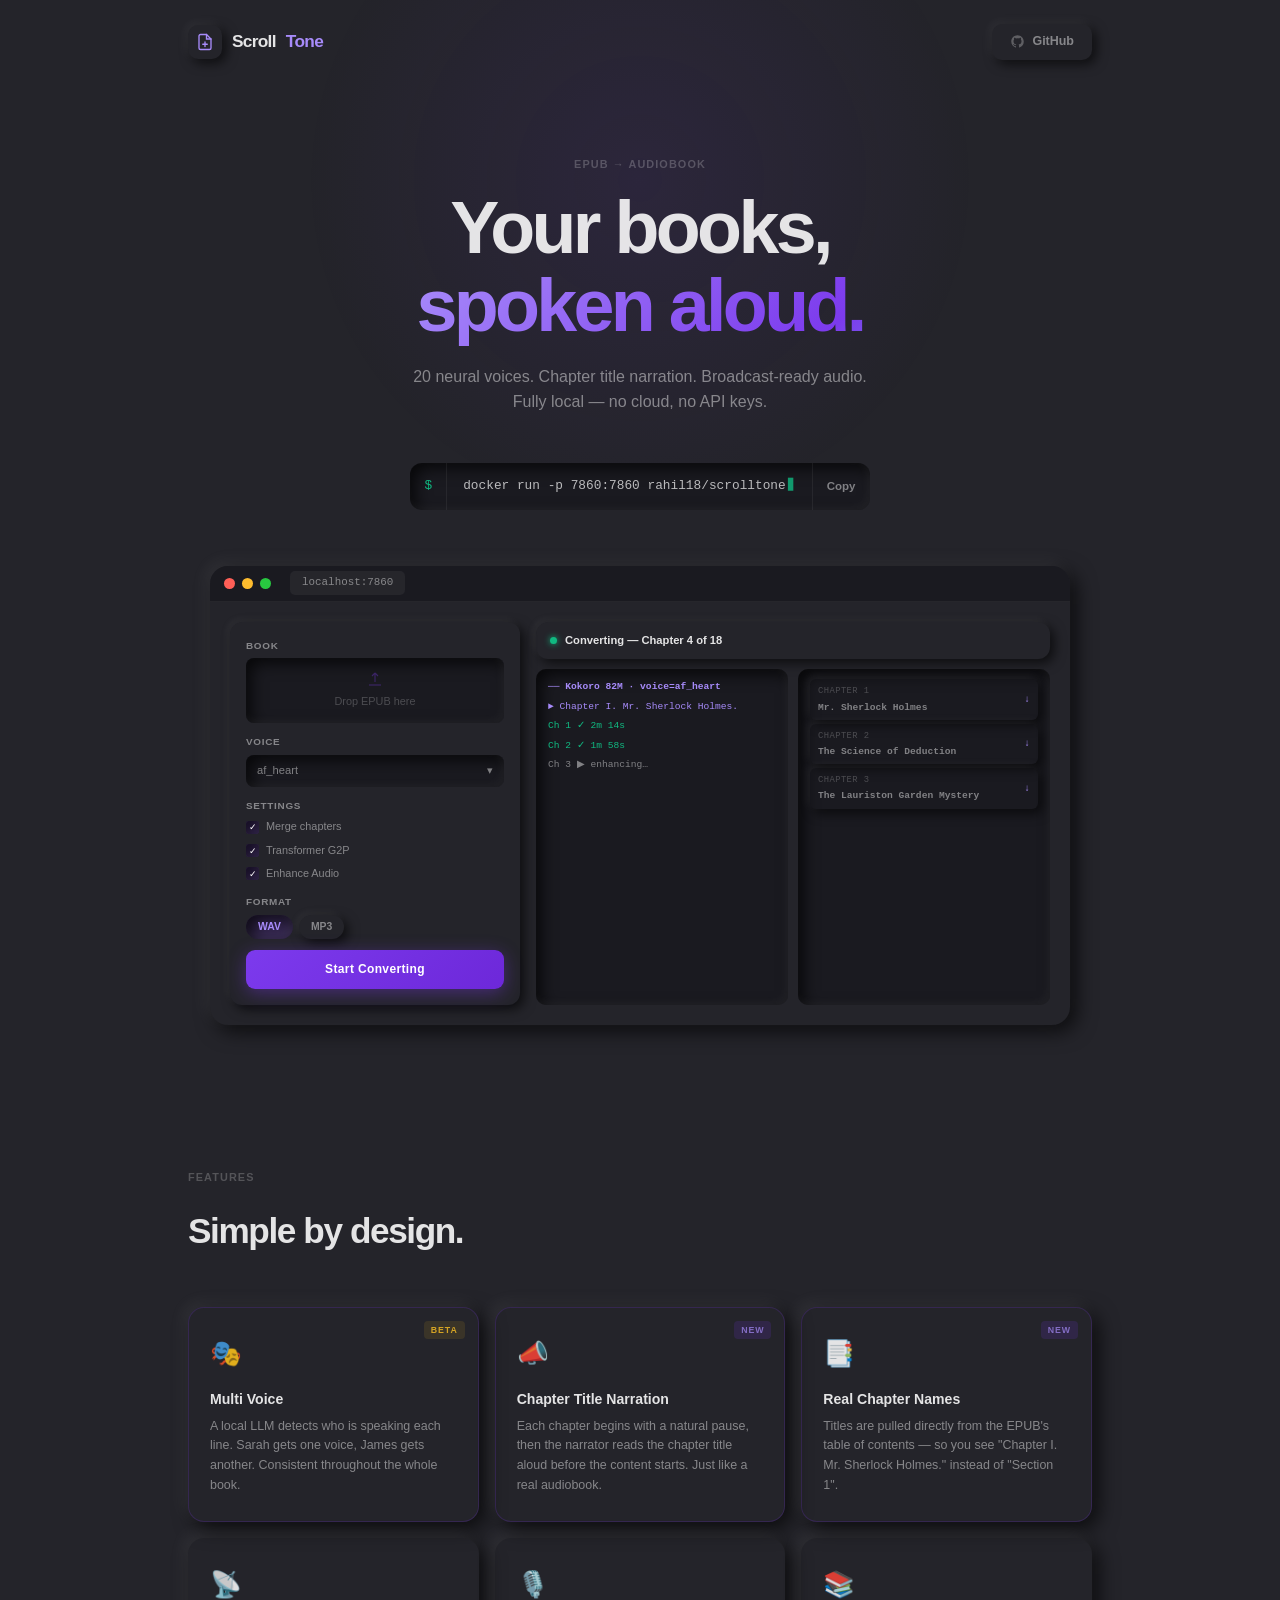
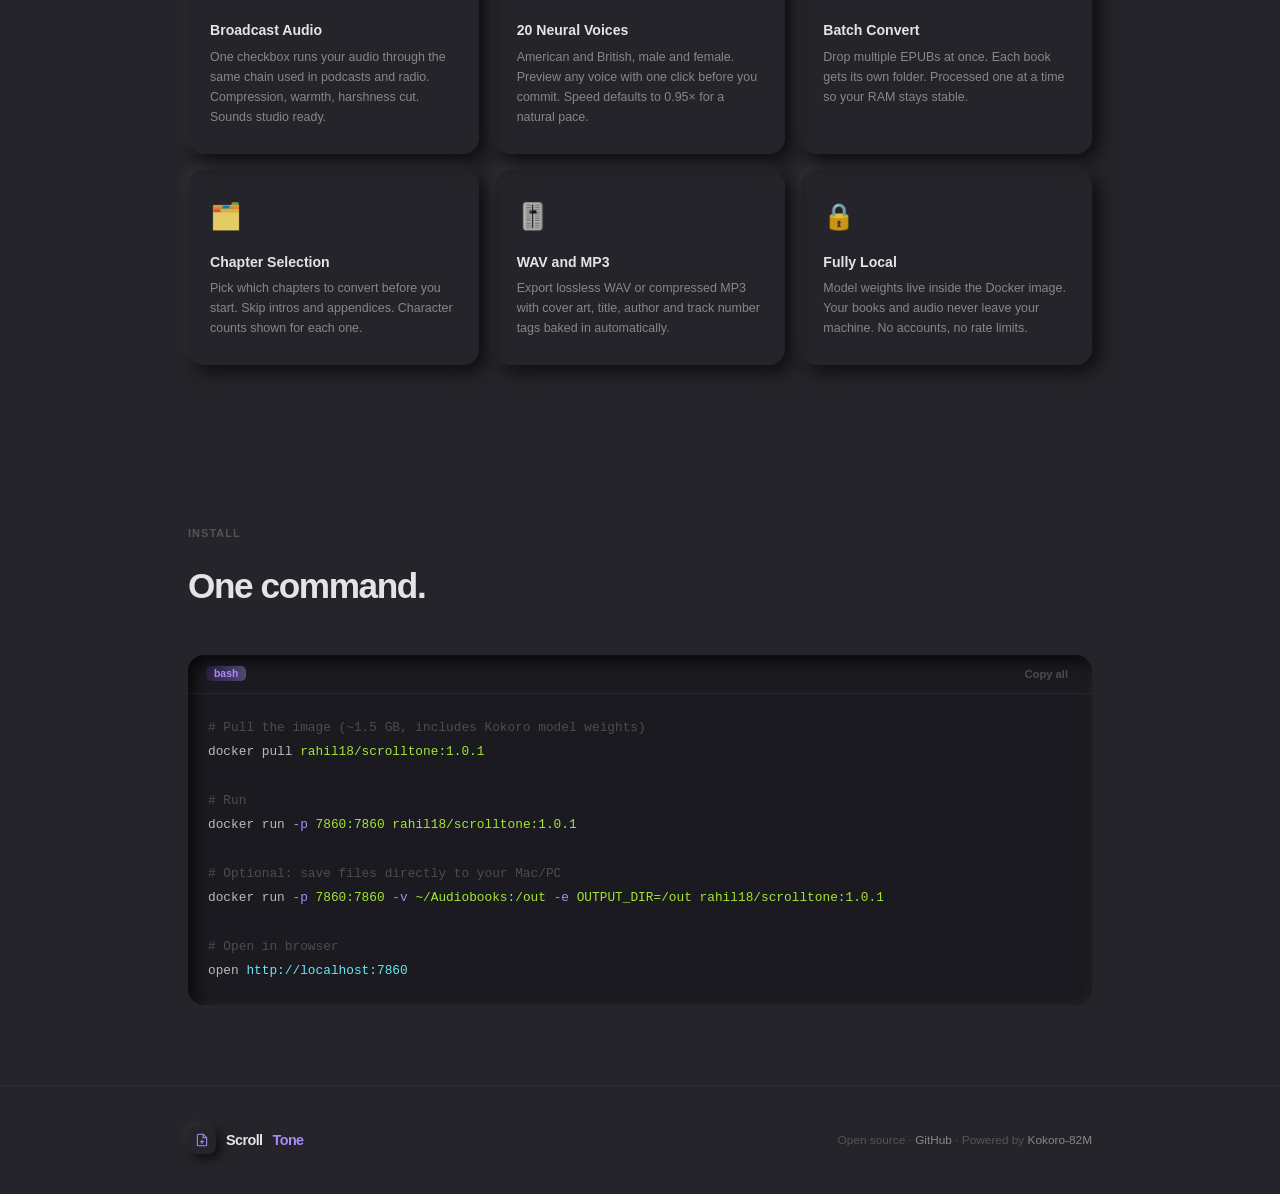
<file: docs/index.html>
<!DOCTYPE html>
<html lang="en">
<head>
<meta charset="UTF-8">
<meta name="viewport" content="width=device-width, initial-scale=1.0">
<title>ScrollTone — EPUB to Audiobook</title>
<meta name="description" content="Convert any EPUB into a full audiobook. 20 neural voices. Chapter title narration. Runs locally. One Docker command.">
<link rel="stylesheet" href="style.css">
</head>
<body>

<!-- Nav -->
<nav>
  <div class="nav-inner">
    <div class="logo">
      <div class="logo-mark">
        <svg width="18" height="18" viewBox="0 0 24 24" fill="none" stroke="#a78bfa" stroke-width="1.8" stroke-linecap="round">
          <path d="M14 2H6a2 2 0 0 0-2 2v16a2 2 0 0 0 2 2h12a2 2 0 0 0 2-2V8z"/>
          <polyline points="14 2 14 8 20 8"/>
          <line x1="9" y1="15" x2="15" y2="15"/>
          <line x1="12" y1="12" x2="12" y2="18"/>
        </svg>
      </div>
      Scroll<em style="font-style:normal;color:#a78bfa">Tone</em>
    </div>
    <a href="https://github.com/rahilmehta-dev/ScrollTone" target="_blank" rel="noopener" class="gh-btn">
      <svg width="15" height="15" viewBox="0 0 24 24" fill="currentColor"><path d="M12 2C6.477 2 2 6.484 2 12.017c0 4.425 2.865 8.18 6.839 9.504.5.092.682-.217.682-.483 0-.237-.008-.868-.013-1.703-2.782.605-3.369-1.343-3.369-1.343-.454-1.158-1.11-1.466-1.11-1.466-.908-.62.069-.608.069-.608 1.003.07 1.531 1.032 1.531 1.032.892 1.53 2.341 1.088 2.91.832.092-.647.35-1.088.636-1.338-2.22-.253-4.555-1.113-4.555-4.951 0-1.093.39-1.988 1.029-2.688-.103-.253-.446-1.272.098-2.65 0 0 .84-.27 2.75 1.026A9.564 9.564 0 0112 6.844c.85.004 1.705.115 2.504.337 1.909-1.296 2.747-1.027 2.747-1.027.546 1.379.202 2.398.1 2.651.64.7 1.028 1.595 1.028 2.688 0 3.848-2.339 4.695-4.566 4.943.359.309.678.92.678 1.855 0 1.338-.012 2.419-.012 2.747 0 .268.18.58.688.482A10.019 10.019 0 0022 12.017C22 6.484 17.522 2 12 2z"/></svg>
      GitHub
    </a>
  </div>
</nav>

<!-- Hero -->
<section class="hero">
  <div class="wrap">
    <div class="s-label">EPUB → Audiobook</div>
    <h1>Your books,<br><em>spoken aloud.</em></h1>
    <p class="hero-sub">20 neural voices. Chapter title narration. Broadcast-ready audio.<br>Fully local — no cloud, no API keys.</p>

    <div class="cmd-row">
      <span class="prompt">$</span>
      <span class="cmd" id="hcmd">docker run -p 7860:7860 rahil18/scrolltone</span>
      <button class="copy" onclick="copyText('hcmd',this)">Copy</button>
    </div>

    <!-- App mockup -->
    <div style="position:relative;max-width:860px;margin:0 auto">
      <div class="screen-card" id="mockup">
        <div class="screen-bar" id="mockup-bar">
          <div class="dot dot-red" id="red-dot" style="background:#ff5f57" title="Click to close">
            <span class="x-icon">✕</span>
          </div>
          <div class="dot" style="background:#febc2e"></div>
          <div class="dot" style="background:#28c840"></div>
          <span class="url-chip">localhost:7860</span>
        </div>
        <div class="screen-body">
          <div class="sc-left">
            <div class="sc-field">
              <label>Book</label>
              <div class="sc-drop">
                <svg width="18" height="18" viewBox="0 0 24 24" fill="none" stroke="#7c3aed" stroke-width="1.5"><path d="M12 16V4M12 4l-4 4M12 4l4 4"/><path d="M4 20h16"/></svg>
                Drop EPUB here
              </div>
            </div>
            <div class="sc-field">
              <label>Voice</label>
              <div class="sc-select"><span>af_heart</span><span>▾</span></div>
            </div>
            <div class="sc-field">
              <label>Settings</label>
              <div class="sc-checks">
                <div class="sc-chk"><div class="sc-chk-box">✓</div>Merge chapters</div>
                <div class="sc-chk"><div class="sc-chk-box">✓</div>Transformer G2P</div>
                <div class="sc-chk"><div class="sc-chk-box">✓</div>Enhance Audio</div>
              </div>
            </div>
            <div class="sc-field">
              <label>Format</label>
              <div class="sc-pills">
                <div class="sc-pill on">WAV</div>
                <div class="sc-pill">MP3</div>
              </div>
            </div>
            <div class="sc-btn">Start Converting</div>
          </div>
          <div class="sc-right">
            <div class="sc-status">
              <div class="sc-dot"></div>
              <span style="font-size:.7rem;font-weight:600">Converting — Chapter 4 of 18</span>
            </div>
            <div class="sc-grid">
              <div class="sc-log">
                <div class="ll hd">── Kokoro 82M · voice=af_heart</div>
                <div class="ll" style="color:#a78bfa">► Chapter I. Mr. Sherlock Holmes.</div>
                <div class="ll ok">Ch 1 ✓  2m 14s</div>
                <div class="ll ok">Ch 2 ✓  1m 58s</div>
                <div class="ll">Ch 3 ▶ enhancing…</div>
              </div>
              <div class="sc-files">
                <div class="fi">
                  <div><div class="fi-ch">Chapter 1</div><div class="fi-title">Mr. Sherlock Holmes</div></div>
                  <span class="fi-dl">↓</span>
                </div>
                <div class="fi">
                  <div><div class="fi-ch">Chapter 2</div><div class="fi-title">The Science of Deduction</div></div>
                  <span class="fi-dl">↓</span>
                </div>
                <div class="fi">
                  <div><div class="fi-ch">Chapter 3</div><div class="fi-title">The Lauriston Garden Mystery</div></div>
                  <span class="fi-dl">↓</span>
                </div>
              </div>
            </div>
          </div>
        </div>
      </div>
    </div>
  </div>
</section>

<!-- Features -->
<section>
  <div class="wrap">
    <div class="s-label">Features</div>
    <div class="s-title">Simple by design.</div>
    <div class="feat-grid">
      <div class="feat">
        <div class="feat-icon">🎭</div>
        <h3>Multi Voice</h3>
        <p>A local LLM detects who is speaking each line. Sarah gets one voice, James gets another. Consistent throughout the whole book.</p>
      </div>
      <div class="feat">
        <div class="feat-icon">📣</div>
        <h3>Chapter Title Narration</h3>
        <p>Each chapter begins with a natural pause, then the narrator reads the chapter title aloud before the content starts. Just like a real audiobook.</p>
      </div>
      <div class="feat">
        <div class="feat-icon">📑</div>
        <h3>Real Chapter Names</h3>
        <p>Titles are pulled directly from the EPUB's table of contents — so you see "Chapter I. Mr. Sherlock Holmes." instead of "Section 1".</p>
      </div>
      <div class="feat">
        <div class="feat-icon">📡</div>
        <h3>Broadcast Audio</h3>
        <p>One checkbox runs your audio through the same chain used in podcasts and radio. Compression, warmth, harshness cut. Sounds studio ready.</p>
      </div>
      <div class="feat">
        <div class="feat-icon">🎙️</div>
        <h3>20 Neural Voices</h3>
        <p>American and British, male and female. Preview any voice with one click before you commit. Speed defaults to 0.95× for a natural pace.</p>
      </div>
      <div class="feat">
        <div class="feat-icon">📚</div>
        <h3>Batch Convert</h3>
        <p>Drop multiple EPUBs at once. Each book gets its own folder. Processed one at a time so your RAM stays stable.</p>
      </div>
      <div class="feat">
        <div class="feat-icon">🗂️</div>
        <h3>Chapter Selection</h3>
        <p>Pick which chapters to convert before you start. Skip intros and appendices. Character counts shown for each one.</p>
      </div>
      <div class="feat">
        <div class="feat-icon">🎚️</div>
        <h3>WAV and MP3</h3>
        <p>Export lossless WAV or compressed MP3 with cover art, title, author and track number tags baked in automatically.</p>
      </div>
      <div class="feat">
        <div class="feat-icon">🔒</div>
        <h3>Fully Local</h3>
        <p>Model weights live inside the Docker image. Your books and audio never leave your machine. No accounts, no rate limits.</p>
      </div>
    </div>
  </div>
</section>

<!-- Install -->
<section id="install">
  <div class="wrap">
    <div class="s-label">Install</div>
    <div class="s-title">One command.</div>
    <div class="install-box">
      <div class="ib-head">
        <span><span class="lang">bash</span></span>
        <button class="copy-all" onclick="copyBlock('iblock',this)">Copy all</button>
      </div>
      <pre id="iblock"><span class="cm"># Pull the image (~1.5 GB, includes Kokoro model weights)</span>
<span class="kw">docker pull</span> <span class="vl">rahil18/scrolltone:1.0.1</span>

<span class="cm"># Run</span>
<span class="kw">docker run</span> <span class="fl">-p</span> <span class="vl">7860:7860</span> <span class="vl">rahil18/scrolltone:1.0.1</span>

<span class="cm"># Optional: save files directly to your Mac/PC</span>
<span class="kw">docker run</span> <span class="fl">-p</span> <span class="vl">7860:7860</span> <span class="fl">-v</span> <span class="vl">~/Audiobooks:/out</span> <span class="fl">-e</span> <span class="vl">OUTPUT_DIR=/out</span> <span class="vl">rahil18/scrolltone:1.0.1</span>

<span class="cm"># Open in browser</span>
<span class="kw">open</span> <span class="ul">http://localhost:7860</span></pre>
    </div>
  </div>
</section>

<!-- Footer -->
<footer>
  <div class="foot-inner">
    <div class="logo" style="font-size:.9rem">
      <div class="logo-mark" style="width:28px;height:28px;border-radius:8px">
        <svg width="14" height="14" viewBox="0 0 24 24" fill="none" stroke="#a78bfa" stroke-width="1.8" stroke-linecap="round">
          <path d="M14 2H6a2 2 0 0 0-2 2v16a2 2 0 0 0 2 2h12a2 2 0 0 0 2-2V8z"/>
          <polyline points="14 2 14 8 20 8"/>
          <line x1="9" y1="15" x2="15" y2="15"/>
          <line x1="12" y1="12" x2="12" y2="18"/>
        </svg>
      </div>
      Scroll<em style="font-style:normal;color:#a78bfa">Tone</em>
    </div>
    <p class="foot-copy">
      Open source ·
      <a href="https://github.com/rahilmehta-dev/ScrollTone" target="_blank" rel="noopener">GitHub</a> ·
      Powered by <a href="https://huggingface.co/hexgrad/Kokoro-82M" target="_blank" rel="noopener">Kokoro-82M</a>
    </p>
  </div>
</footer>

<script src="script.js"></script>
</body>
</html>
</file>
<file: docs/style.css>
*,*::before,*::after{box-sizing:border-box;margin:0;padding:0}
html{scroll-behavior:smooth}

:root{
  --bg:     rgb(36,36,42);
  --well:   rgb(26,26,32);
  --r:      -5px -5px 14px rgba(255,255,255,.06),  6px 6px 20px rgba(0,0,0,.7);
  --r-s:    -3px -3px  8px rgba(255,255,255,.05),  4px 4px 12px rgba(0,0,0,.65);
  --r-i:    inset -3px -3px 8px rgba(255,255,255,.05), inset 5px 5px 16px rgba(0,0,0,.75);
  --accent: #7c3aed;
  --accent-b:#6d28d9;
  --txt:    rgba(255,255,255,.88);
  --txt-m:  rgba(255,255,255,.45);
  --txt-s:  rgba(255,255,255,.22);
  --green:  #10b981;
  --r16:    16px;
  --r12:    12px;
}

body{
  font-family:-apple-system,BlinkMacSystemFont,'Segoe UI',Roboto,sans-serif;
  background:var(--bg);color:var(--txt);
  min-height:100vh;font-size:15px;line-height:1.6;overflow-x:hidden;
}

/* ── Layout ──────────────────────────────────────────────────────────────── */
.wrap{max-width:960px;margin:0 auto;padding:0 28px}

/* ── Nav ─────────────────────────────────────────────────────────────────── */
nav{padding:24px 0;animation:navIn .4s cubic-bezier(.22,1,.36,1) both}
.nav-inner{
  display:flex;align-items:center;justify-content:space-between;
  max-width:960px;margin:0 auto;padding:0 28px;
}
.logo{
  font-size:1.08rem;font-weight:800;letter-spacing:-.04em;
  color:var(--txt);display:flex;align-items:center;gap:10px;
}
.logo-mark{
  width:34px;height:34px;border-radius:10px;
  box-shadow:var(--r-s);
  display:flex;align-items:center;justify-content:center;
  background:var(--bg);
}
.gh-btn{
  display:inline-flex;align-items:center;gap:7px;
  padding:8px 18px;border-radius:10px;
  box-shadow:var(--r-s);
  font-size:.78rem;font-weight:600;color:var(--txt-m);
  text-decoration:none;transition:color .2s,box-shadow .25s;
}
.gh-btn:hover{color:var(--txt);box-shadow:var(--r-s),0 0 0 1px rgba(124,58,237,.25)}
.gh-btn svg{opacity:.6}

/* ── Hero ─────────────────────────────────────────────────────────────────── */
.hero{padding:72px 0 64px;text-align:center}
.hero h1{
  font-size:clamp(2.8rem,6vw,4.6rem);
  font-weight:900;letter-spacing:-.05em;
  line-height:1.05;margin-bottom:20px;
}
.hero h1 em{
  font-style:normal;
  background:linear-gradient(135deg,#a78bfa 0%,#7c3aed 40%,#5eead4 70%,#a78bfa 100%);
  background-size:250% auto;
  -webkit-background-clip:text;-webkit-text-fill-color:transparent;background-clip:text;
  animation:gradShift 5s linear infinite;
}
.hero-sub{
  font-size:1rem;color:var(--txt-m);
  max-width:480px;margin:0 auto 48px;
}

/* Docker command pill */
.cmd-row{
  display:inline-flex;align-items:stretch;
  border-radius:12px;box-shadow:var(--r-i);
  background:var(--well);
  font-family:'SF Mono','Menlo','Courier New',monospace;
  overflow:hidden;margin-bottom:56px;
}
.cmd-row .prompt{
  padding:13px 14px;font-size:.8rem;color:var(--green);
  border-right:1px solid rgba(255,255,255,.06);
  user-select:none;display:flex;align-items:center;
}
.cmd-row .cmd{
  padding:13px 16px;font-size:.8rem;color:rgba(255,255,255,.7);
  display:flex;align-items:center;
}
.cmd-row .cmd::after{
  content:'▋';margin-left:2px;font-size:.7rem;
  color:var(--green);opacity:.8;
  animation:blink 1.1s step-end infinite;
}
.cmd-row .copy{
  padding:0 14px;background:none;border:none;
  border-left:1px solid rgba(255,255,255,.06);
  font-size:.72rem;font-weight:600;color:var(--txt-m);
  cursor:pointer;transition:color .2s;white-space:nowrap;
}
.cmd-row .copy:hover{color:#a78bfa}
.cmd-row .copy.ok{color:var(--green)}

/* App screenshot mockup */
.screen-card{
  border-radius:18px;box-shadow:var(--r);
  background:var(--bg);overflow:hidden;
  max-width:860px;margin:0 auto;
}
.screen-bar{
  height:36px;background:var(--well);
  border-bottom:1px solid rgba(255,255,255,.05);
  display:flex;align-items:center;padding:0 14px;gap:7px;
}
.dot{width:11px;height:11px;border-radius:50%;position:relative;flex-shrink:0}
.dot-red{
  cursor:pointer;transition:transform .15s ease,filter .15s ease;
  display:flex;align-items:center;justify-content:center;
}
.dot-red:hover{transform:scale(1.25);filter:brightness(1.2)}
.dot-red .x-icon{
  position:absolute;font-size:7px;font-weight:900;line-height:1;
  color:rgba(80,0,0,.75);opacity:0;transition:opacity .15s;
  user-select:none;pointer-events:none;
}
.screen-bar:hover .dot-red .x-icon{opacity:1}
.dot-red::after{
  content:'';position:absolute;inset:-3px;border-radius:50%;
  background:rgba(255,95,87,.0);transition:none;
}
.dot-red.rippling::after{animation:dotRipple .45s ease-out forwards}
.screen-bar .url-chip{
  margin-left:12px;font-size:.68rem;font-family:monospace;
  color:var(--txt-m);background:rgba(255,255,255,.05);
  padding:3px 12px;border-radius:5px;
}
.screen-body{
  display:grid;grid-template-columns:290px 1fr;min-height:340px;
  padding:20px;gap:16px;text-align:left;
}
.sc-left{
  border-radius:var(--r12);box-shadow:var(--r-s);
  padding:16px;display:flex;flex-direction:column;gap:11px;
}
.sc-field label{
  display:block;font-size:.62rem;font-weight:700;
  text-transform:uppercase;letter-spacing:.07em;color:var(--txt-m);margin-bottom:5px;
}
.sc-drop{
  border-radius:8px;box-shadow:var(--r-i);
  background:var(--well);padding:12px;
  text-align:center;font-size:.68rem;color:var(--txt-s);
}
.sc-drop svg{margin:0 auto 5px;display:block;opacity:.35}
.sc-select{
  border-radius:8px;box-shadow:var(--r-i);
  background:var(--well);padding:7px 11px;
  font-size:.7rem;color:var(--txt-m);
  display:flex;justify-content:space-between;
}
.sc-checks{display:flex;flex-direction:column;gap:6px}
.sc-chk{
  display:flex;align-items:center;gap:7px;
  font-size:.68rem;color:var(--txt-m);
}
.sc-chk-box{
  width:13px;height:13px;border-radius:3px;
  background:rgba(124,58,237,.35);flex-shrink:0;
  display:flex;align-items:center;justify-content:center;
  font-size:.55rem;color:#fff;box-shadow:var(--r-i);
}
.sc-pills{display:flex;gap:6px}
.sc-pill{
  padding:4px 12px;border-radius:99px;font-size:.65rem;font-weight:600;
  box-shadow:var(--r-s);color:var(--txt-m);
}
.sc-pill.on{
  background:rgba(124,58,237,.2);color:#a78bfa;
  box-shadow:var(--r-i);
}
.sc-btn{
  margin-top:auto;padding:10px;border-radius:9px;text-align:center;
  font-size:.75rem;font-weight:700;letter-spacing:.03em;
  background:linear-gradient(135deg,var(--accent),var(--accent-b));color:#fff;
  box-shadow:0 4px 18px rgba(124,58,237,.4);
}
.sc-right{display:flex;flex-direction:column;gap:10px}
.sc-status{
  border-radius:var(--r12);box-shadow:var(--r-s);
  padding:10px 14px;font-size:.7rem;display:flex;align-items:center;gap:8px;
}
.sc-dot{
  width:7px;height:7px;border-radius:50%;
  background:var(--green);box-shadow:0 0 6px var(--green);
  animation:dotPulse 2.2s ease-out infinite;
}
.sc-grid{display:grid;grid-template-columns:1fr 1fr;gap:10px;flex:1}
.sc-log,.sc-files{
  border-radius:10px;box-shadow:var(--r-i);
  background:var(--well);padding:10px 12px;
  font-size:.6rem;font-family:monospace;display:flex;flex-direction:column;gap:4px;
  overflow:hidden;
}
.ll{color:var(--txt-m)}
.ll.ok{color:var(--green)}
.ll.hd{color:#a78bfa;font-weight:700}
.fi{
  display:flex;justify-content:space-between;align-items:center;
  padding:5px 8px;border-radius:6px;box-shadow:var(--r-s);
  font-size:.6rem;
}
.fi-ch{font-size:.55rem;color:var(--txt-s);text-transform:uppercase;letter-spacing:.05em;margin-bottom:1px}
.fi-title{color:var(--txt-m);font-weight:600}
.fi-dl{color:#a78bfa;font-weight:700}

/* ── Section common ───────────────────────────────────────────────────────── */
section{padding:80px 0}
.s-label{
  font-size:.68rem;font-weight:700;text-transform:uppercase;
  letter-spacing:.1em;color:var(--txt-s);margin-bottom:16px;
}
.s-title{
  font-size:clamp(1.6rem,3vw,2.2rem);font-weight:800;
  letter-spacing:-.04em;margin-bottom:12px;
}

/* ── Features ─────────────────────────────────────────────────────────────── */
.feat-grid{
  display:grid;grid-template-columns:repeat(3,1fr);gap:16px;margin-top:48px;
}
.feat{
  border-radius:var(--r16);box-shadow:var(--r);
  padding:26px 22px;position:relative;overflow:hidden;
  transition:transform .25s ease,box-shadow .25s ease;
}
.feat:hover{
  transform:translateY(-5px);
  box-shadow:var(--r),0 0 0 1px rgba(124,58,237,.18);
}
.feat-grid .feat:nth-child(-n+3){
  box-shadow:var(--r),inset 0 0 0 1px rgba(124,58,237,.2);
}
.feat-grid .feat:nth-child(-n+3)::before{
  content:'NEW';position:absolute;top:14px;right:14px;
  font-size:.55rem;font-weight:800;letter-spacing:.1em;
  color:rgba(167,139,250,.7);
  background:rgba(124,58,237,.15);
  padding:2px 7px;border-radius:4px;
}
.feat-grid .feat:nth-child(1)::before{content:'BETA';color:rgba(251,191,36,.8);background:rgba(251,191,36,.1)}
.feat-icon{font-size:1.6rem;margin-bottom:14px;display:inline-block;transition:transform .2s ease}
.feat:hover .feat-icon{animation:iconBounce .4s ease}
.feat h3{font-size:.88rem;font-weight:700;margin-bottom:6px}
.feat p{font-size:.78rem;color:var(--txt-m);line-height:1.6}

/* ── Install ──────────────────────────────────────────────────────────────── */
.install-box{
  border-radius:var(--r16);box-shadow:var(--r-i);
  background:var(--well);overflow:hidden;
  margin-top:40px;
}
.ib-head{
  padding:10px 18px;border-bottom:1px solid rgba(255,255,255,.05);
  display:flex;justify-content:space-between;align-items:center;
  font-size:.7rem;color:var(--txt-s);
}
.ib-head .lang{
  padding:2px 8px;border-radius:5px;font-size:.65rem;font-weight:700;
  background:linear-gradient(90deg,rgba(124,58,237,.15),rgba(167,139,250,.4),rgba(124,58,237,.15));
  background-size:200% auto;
  color:#a78bfa;
  animation:shimmer 3.5s linear infinite;
}
.copy-all{
  background:none;border:none;cursor:pointer;
  font-size:.7rem;font-weight:600;color:var(--txt-s);padding:2px 6px;
  transition:color .2s;
}
.copy-all:hover{color:#a78bfa}
.copy-all.ok{color:var(--green)}
pre{
  padding:22px 20px;font-size:.8rem;
  font-family:'SF Mono','Menlo','Courier New',monospace;
  line-height:1.9;overflow-x:auto;
}
.cm{color:rgba(255,255,255,.22)}
.kw{color:rgba(255,255,255,.7)}
.fl{color:#a78bfa}
.vl{color:#a3e635}
.ul{color:#67e8f9}

/* ── Footer ───────────────────────────────────────────────────────────────── */
footer{padding:40px 0;border-top:1px solid rgba(255,255,255,.05)}
.foot-inner{
  display:flex;justify-content:space-between;align-items:center;flex-wrap:wrap;gap:16px;
  max-width:960px;margin:0 auto;padding:0 28px;
}
.foot-copy{font-size:.74rem;color:var(--txt-s)}
.foot-copy a{color:var(--txt-m);text-decoration:none;transition:color .2s}
.foot-copy a:hover{color:var(--txt)}

/* ── Animations ───────────────────────────────────────────────────────────── */
@keyframes up{from{opacity:0;transform:translateY(22px)}to{opacity:1;transform:translateY(0)}}
@keyframes navIn{from{opacity:0;transform:translateY(-14px)}to{opacity:1;transform:translateY(0)}}
@keyframes gradShift{to{background-position:250% center}}
@keyframes blink{0%,100%{opacity:.8}50%{opacity:0}}
@keyframes dotRipple{0%{transform:scale(1);background:rgba(255,95,87,.5)}100%{transform:scale(3.5);background:rgba(255,95,87,0)}}
@keyframes dotPulse{0%{box-shadow:0 0 0 0 rgba(16,185,129,.55),0 0 6px var(--green)}65%{box-shadow:0 0 0 8px rgba(16,185,129,0),0 0 6px var(--green)}100%{box-shadow:0 0 0 0 rgba(16,185,129,0),0 0 6px var(--green)}}
@keyframes iconBounce{0%,100%{transform:translateY(0)}40%{transform:translateY(-7px)}70%{transform:translateY(-2px)}}
@keyframes shimmer{0%{background-position:200% center}100%{background-position:-200% center}}
@keyframes winClose{0%{transform:scale(1) rotate(0deg) translateY(0);opacity:1;filter:brightness(1)}8%{transform:scale(1.03) rotate(-.5deg) translateY(-3px);opacity:1;filter:brightness(1.15)}16%{transform:scale(.98) rotate(.4deg) translateY(1px);opacity:1}24%{transform:scale(1.01) rotate(-.2deg) translateY(-1px);opacity:1}32%{transform:scale(1) rotate(0deg) translateY(0);opacity:1}65%{transform:scale(.4) rotate(-1deg) translateY(-10px);opacity:.6;filter:brightness(1.5)}100%{transform:scale(0.03) rotate(-2deg) translateY(-20px);opacity:0;filter:brightness(2)}}
@keyframes winOpen{0%{transform:scale(0.03) rotate(-2deg);opacity:0;filter:brightness(2)}35%{transform:scale(1.04) rotate(.3deg);opacity:1;filter:brightness(1.1)}55%{transform:scale(.98) rotate(-.15deg);opacity:1}72%{transform:scale(1.01) rotate(.08deg);opacity:1}100%{transform:scale(1) rotate(0deg);opacity:1;filter:brightness(1)}}
@keyframes logIn{from{opacity:0;transform:translateX(-8px)}to{opacity:1;transform:translateX(0)}}
@keyframes fileIn{from{opacity:0;transform:translateX(8px)}to{opacity:1;transform:translateX(0)}}
@keyframes orbDrift{0%{transform:translateX(-58%) translateY(0px)}100%{transform:translateX(-42%) translateY(48px)}}

/* Window animations */
.screen-card.closing{animation:winClose .6s cubic-bezier(.4,0,1,1) forwards;transform-origin:16px 18px;pointer-events:none}
.screen-card.opening{animation:winOpen .55s cubic-bezier(.22,1,.36,1) forwards;transform-origin:16px 18px}

/* Hero children stagger up */
.hero>*{animation:up .6s cubic-bezier(.22,1,.36,1) both}
.hero>*:nth-child(1){animation-delay:.08s}
.hero>*:nth-child(2){animation-delay:.16s}
.hero>*:nth-child(3){animation-delay:.24s}
.hero>*:nth-child(4){animation-delay:.32s}
.hero>*:nth-child(5){animation-delay:.40s}

/* Mockup log/file stagger */
.sc-log .ll:nth-child(1){animation:logIn .35s ease both .7s}
.sc-log .ll:nth-child(2){animation:logIn .35s ease both 1.1s}
.sc-log .ll:nth-child(3){animation:logIn .35s ease both 1.5s}
.sc-log .ll:nth-child(4){animation:logIn .35s ease both 1.9s}
.sc-files .fi:nth-child(1){animation:fileIn .35s ease both 1.2s}
.sc-files .fi:nth-child(2){animation:fileIn .35s ease both 1.6s}
.sc-files .fi:nth-child(3){animation:fileIn .35s ease both 2.0s}

/* Ambient glow orb */
body::before{
  content:'';position:fixed;top:-180px;left:50%;
  width:720px;height:720px;border-radius:50%;
  background:radial-gradient(circle,rgba(124,58,237,.09) 0%,transparent 66%);
  pointer-events:none;z-index:0;transform:translateX(-50%);
  animation:orbDrift 14s ease-in-out infinite alternate;
}
.wrap,.nav-inner,.foot-inner{position:relative;z-index:1}

/* ── Responsive ───────────────────────────────────────────────────────────── */
@media(max-width:780px){
  .feat-grid{grid-template-columns:1fr 1fr}
  .screen-body{grid-template-columns:1fr}
  .sc-left{display:none}
}
@media(max-width:520px){
  .feat-grid{grid-template-columns:1fr}
  .feat-grid .feat:nth-child(-n+3)::before{display:none}
}
</file>
